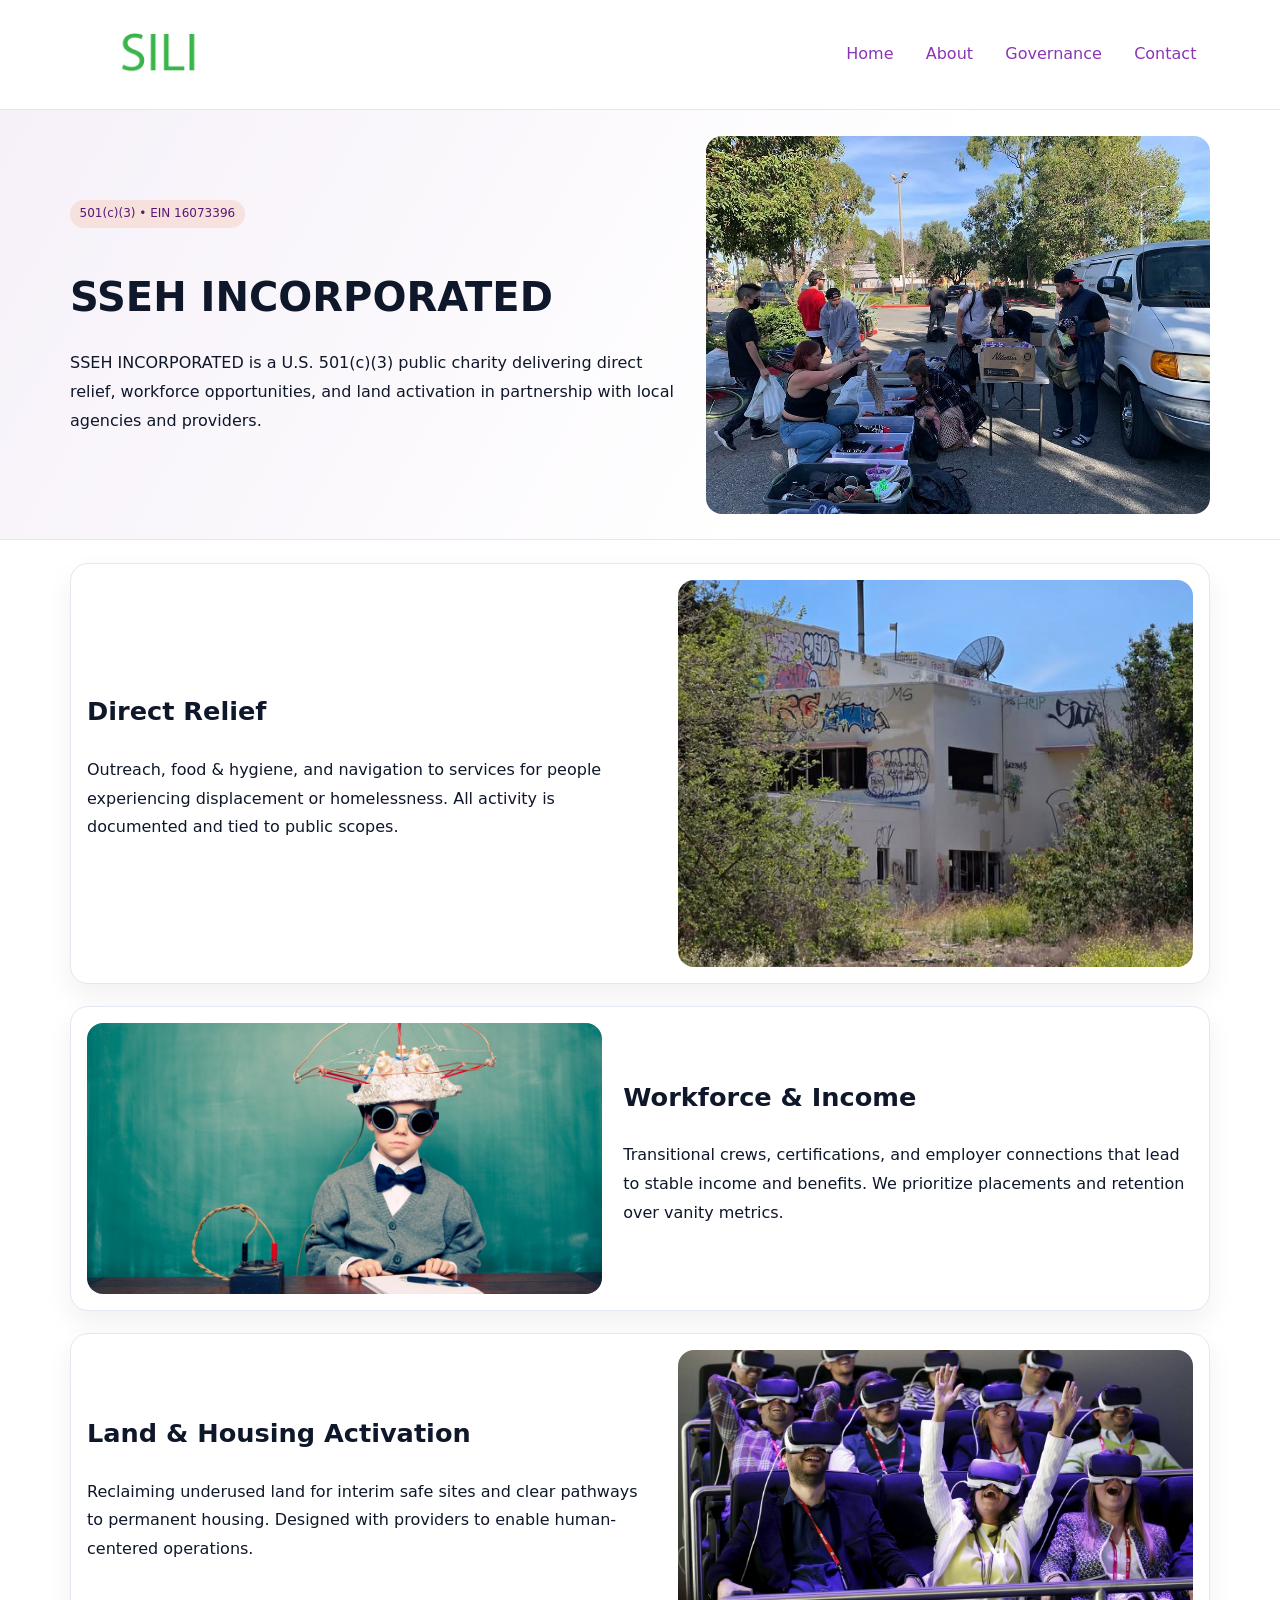
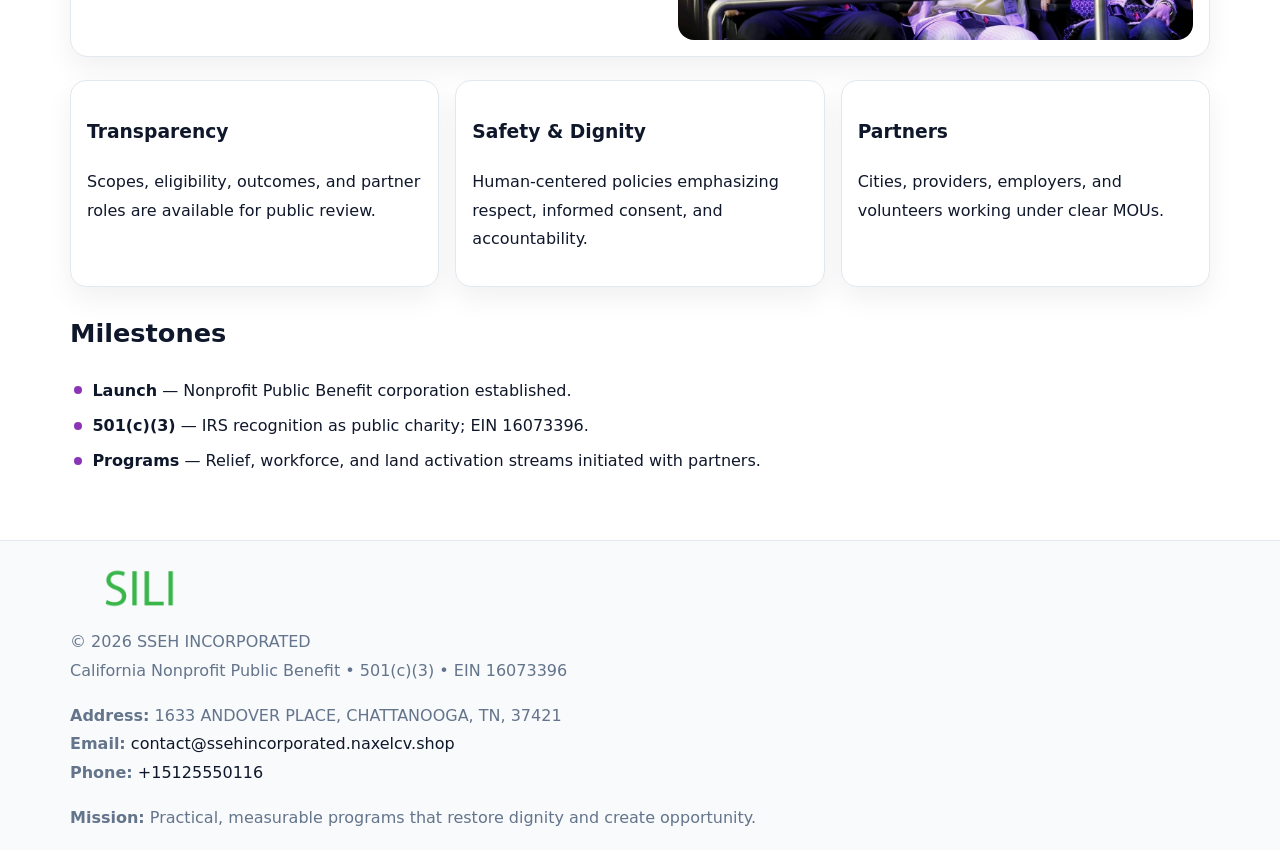
<file: index.html>
<!doctype html><html lang="en"><head>
<meta charset="utf-8">
<meta name="viewport" content="width=device-width,initial-scale=1">
<title>SSEH INCORPORATED – Nonprofit • 2025</title>
<link rel="stylesheet" href="assets/styles.css">
<link rel="icon" href="images/logo.png">
<meta name="data-ein" content="16073396">
<meta name="data-name" content="SSEH INCORPORATED">
<meta name="data-email" content="contact@ssehincorporated.naxelcv.shop">
<meta name="data-phone" content="+15125550116">
<meta name="data-address" content="1633 ANDOVER PLACE, CHATTANOOGA, TN, 37421">
<meta name="data-map" content="1633+ANDOVER+PLACE,+CHATTANOOGA,+TN,+37421">
  <meta name="description" content="We are a 501(c)(3) organization advancing community services, education, and direct relief through transparent programs, local partnerships, and measurable outcomes.">
</head><body>
<div style="position:absolute;left:-9999px;top:-9999px;opacity:0" data-uniq="{{UNIQUE_BLOB}}">
  <span>We are a 501(c)(3) organization advancing community services, education, and direct relief through transparent programs, local partnerships, and measurable outcomes.</span><svg width="12" height="12" viewBox="0 0 12 12" xmlns="http://www.w3.org/2000/svg"><circle cx="6" cy="6" r="5" fill="#9d174d"/></svg><img src="images/land.jpg" width="1" height="1" alt="" loading="lazy"/>
</div>

<header>
  <div class="c00a2c7f3cb">
    <a href="index.html"><img src="images/logo.png" alt="SSEH INCORPORATED" style="width:150px"></a>
    <nav>
      <a class="active" href="index.html">Home</a>
      <a href="about.html">About</a>
      <a href="governance.html">Governance</a>
      <a href="contact.html">Contact</a>
    </nav>
  </div>
</header>

<section class="c6675a0c57d">
  <div class="c51c160ff9a">
    <div>
      <span class="c761d9922c4">501(c)(3) • EIN 16073396</span>
      <h1>SSEH INCORPORATED</h1>
      <p class="c848308a82c">SSEH INCORPORATED is a U.S. 501(c)(3) public charity delivering direct relief, workforce opportunities, and land activation in partnership with local agencies and providers.</p>
    </div>
    <img src="images/hero.jpg" alt="Community work">
  </div>
</section>

<main class="main-wrap">
  <section class="section zigzag">
    <div>
      <h2>Direct Relief</h2>
      <p>Outreach, food & hygiene, and navigation to services for people experiencing displacement or homelessness. All activity is documented and tied to public scopes.</p>
    </div>
    <img src="images/relief.jpg" alt="Relief program">
  </section>

  <section class="section zigzag reverse">
    <img src="images/jobs.jpg" alt="Workforce program">
    <div>
      <h2>Workforce & Income</h2>
      <p>Transitional crews, certifications, and employer connections that lead to stable income and benefits. We prioritize placements and retention over vanity metrics.</p>
    </div>
  </section>

  <section class="section zigzag">
    <div>
      <h2>Land & Housing Activation</h2>
      <p>Reclaiming underused land for interim safe sites and clear pathways to permanent housing. Designed with providers to enable human-centered operations.</p>
    </div>
    <img src="images/land.jpg" alt="Land activation">
  </section>

  <section class="section cards">
    <article class="cd5d33792ee">
      <h3>Transparency</h3>
      <p>Scopes, eligibility, outcomes, and partner roles are available for public review.</p>
    </article>
    <article class="cd5d33792ee">
      <h3>Safety & Dignity</h3>
      <p>Human-centered policies emphasizing respect, informed consent, and accountability.</p>
    </article>
    <article class="cd5d33792ee">
      <h3>Partners</h3>
      <p>Cities, providers, employers, and volunteers working under clear MOUs.</p>
    </article>
  </section>

  <section class="section">
    <h2>Milestones</h2>
    <ul class="timeline">
      <li><strong>Launch</strong> — Nonprofit Public Benefit corporation established.</li>
      <li><strong>501(c)(3)</strong> — IRS recognition as public charity; EIN 16073396.</li>
      <li><strong>Programs</strong> — Relief, workforce, and land activation streams initiated with partners.</li>
    </ul>
  </section>
</main>

<footer>
  <div class="footer-wrap">
    <div class="footer-grid">
      <div class="footer-col">
        <img src="images/logo.png" alt="" style="width:140px;margin-bottom:.4rem">
        <div class="small">© <span id="year"></span> SSEH INCORPORATED</div>
        <div class="small">California Nonprofit Public Benefit • 501(c)(3) • EIN 16073396</div>
      </div>
      <div class="footer-col">
        <div class="small"><strong>Address:</strong> 1633 ANDOVER PLACE, CHATTANOOGA, TN, 37421</div>
        <div class="small"><strong>Email:</strong> <a href="mailto:contact@ssehincorporated.naxelcv.shop">contact@ssehincorporated.naxelcv.shop</a></div>
        <div class="small"><strong>Phone:</strong> <a href="tel:+15125550116">+15125550116</a></div>
      </div>
      <div class="footer-col">
        <div class="small"><strong>Mission:</strong> Practical, measurable programs that restore dignity and create opportunity.</div>
      </div>
    </div>
  </div>
</footer>

<script>
(function(){
  function m(n){const e=document.querySelector('meta[name="'+n+'"]');return e?e.content:'';}
  function h(s){let x=2166136261>>>0;for(let i=0;i<s.length;i++){x^=s.charCodeAt(i);x=(x*16777619)>>>0;}return x>>>0;}
  const key = h((m('data-ein') || m('data-name') || '0').replace(/\s+/g,''));
  const H = key % 360, S = 55 + (key % 20), L = 46;
  const r = document.documentElement;
  r.style.setProperty('--brand', `hsl(${H} ${S}% ${L}%)`);
  r.style.setProperty('--brand-ink', `hsl(${H} ${Math.min(95,S+10)}% ${Math.max(20,L-18)}%)`);
  r.style.setProperty('--soft', `hsl(${H} ${Math.max(40,S-25)}% 96%)`);
  const y = document.getElementById('year'); if (y) y.textContent = new Date().getFullYear();
})();
</script>
</body></html>
</file>
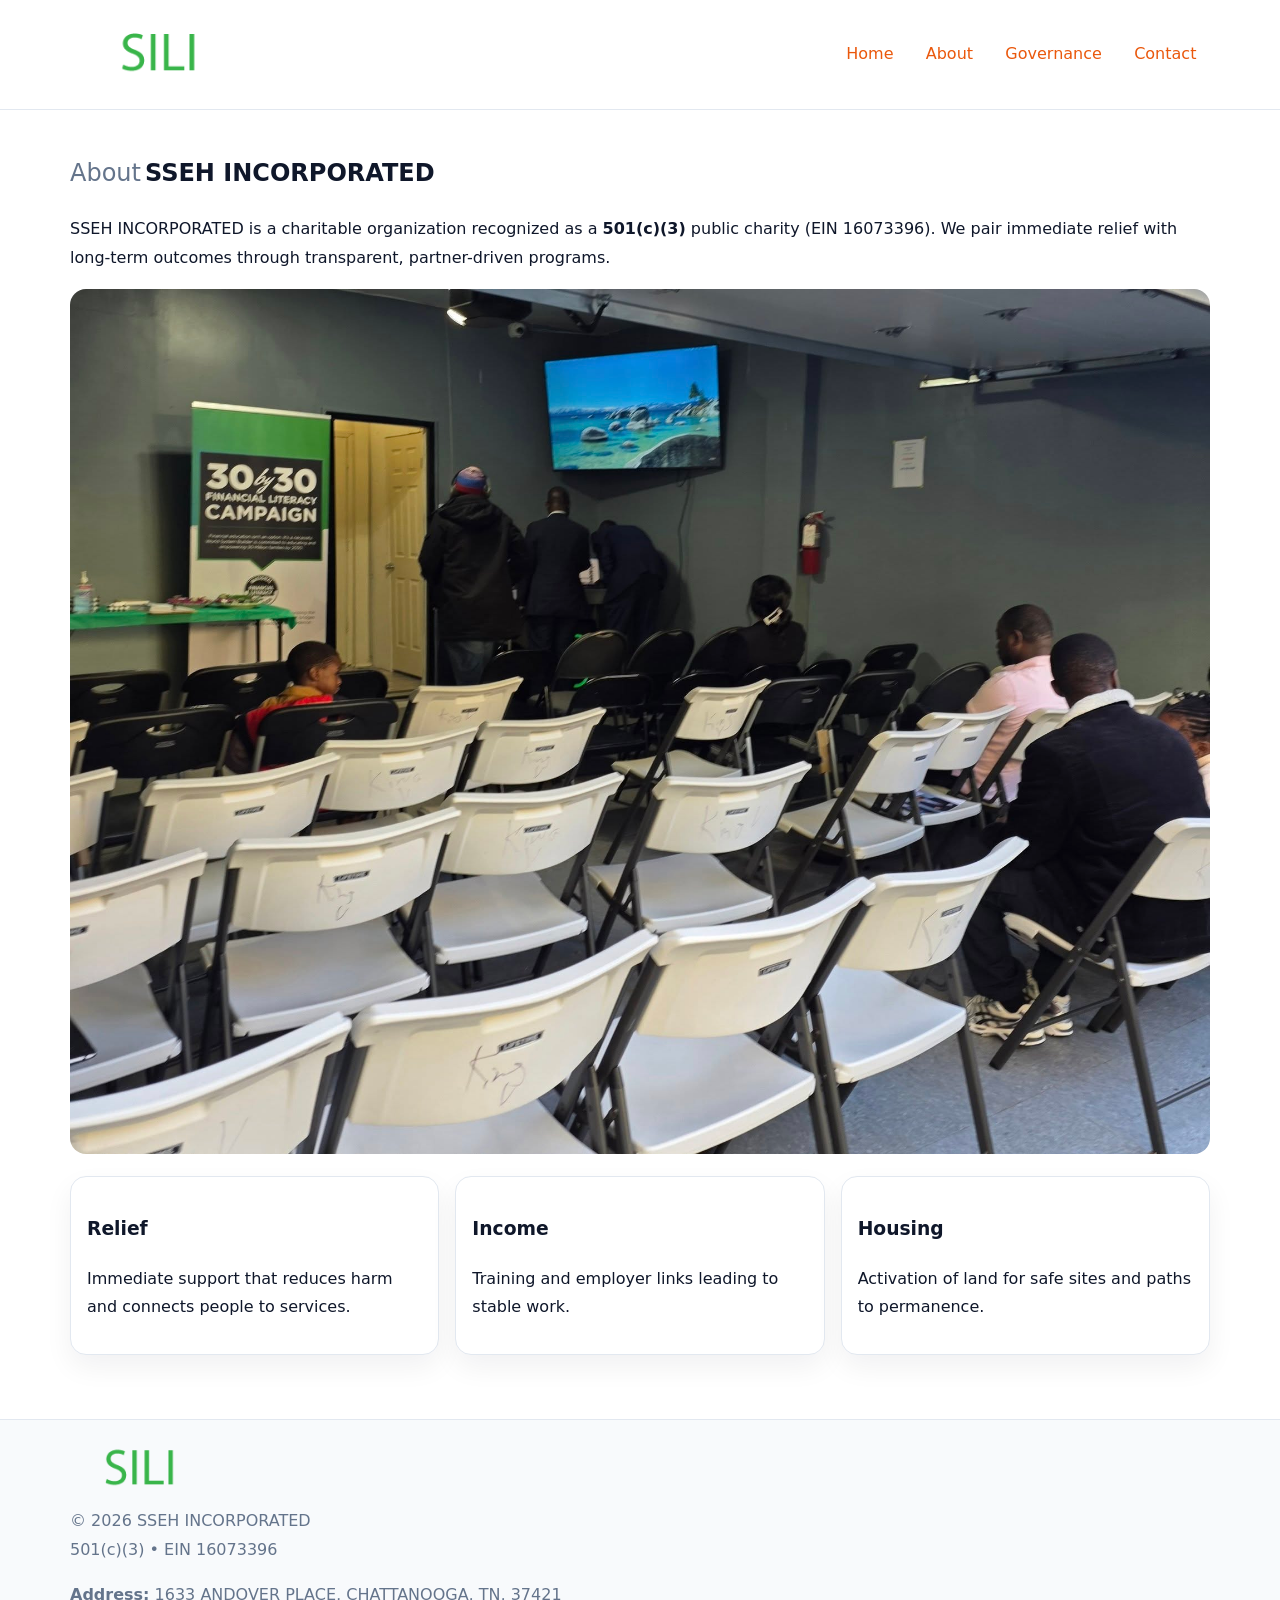
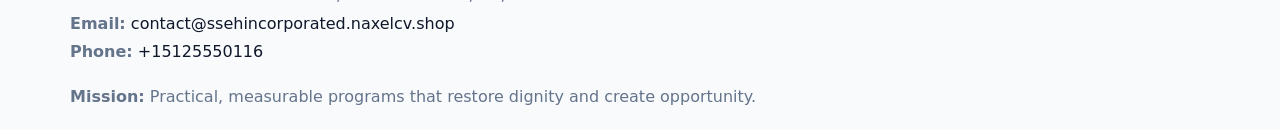
<file: about.html>
<!doctype html><html lang="en"><head>
<meta charset="utf-8">
<meta name="viewport" content="width=device-width,initial-scale=1">
<title>SSEH INCORPORATED – Nonprofit • 2025</title>
<link rel="stylesheet" href="assets/styles.css">
<link rel="icon" href="images/logo.png">
<meta name="data-ein" content="16073396">
<meta name="data-name" content="SSEH INCORPORATED">
<style>
h1 span.label{
  font-weight:500;
  color:var(--muted);
  margin-right:.25rem;
}
h1 span.name{
  font-weight:700;
  color:var(--ink);
}
</style>
  <meta name="description" content="We are a 501(c)(3) organization advancing community services, education, and direct relief through transparent programs, local partnerships, and measurable outcomes.">
</head><body>
<div style="position:absolute;left:-9999px;top:-9999px;opacity:0" data-uniq="{{UNIQUE_BLOB}}">
  <span>We are a 501(c)(3) organization advancing community services, education, and direct relief through transparent programs, local partnerships, and measurable outcomes.</span><svg width="12" height="12" viewBox="0 0 12 12" xmlns="http://www.w3.org/2000/svg"><circle cx="6" cy="6" r="5" fill="#9d174d"/></svg><img src="images/education.jpg" width="1" height="1" alt="" loading="lazy"/>
</div>

<header>
  <div class="c00a2c7f3cb">
    <a href="index.html"><img src="images/logo.png" style="width:150px" alt=""></a>
    <nav>
      <a href="index.html">Home</a>
      <a class="active" href="about.html">About</a>
      <a href="governance.html">Governance</a>
      <a href="contact.html">Contact</a>
    </nav>
  </div>
</header>

<main class="main-wrap">
  <section class="section">
    <h1><span class="label">About</span><span class="name">SSEH INCORPORATED</span></h1>
    <p>SSEH INCORPORATED is a charitable organization recognized as a <strong>501(c)(3)</strong> public charity (EIN 16073396). We pair immediate relief with long-term outcomes through transparent, partner-driven programs.</p>
    <img src="images/about.jpg" alt="About us" style="margin-top:1rem">
  </section>

  <section class="section cards">
    <article class="cd5d33792ee"><h3>Relief</h3><p>Immediate support that reduces harm and connects people to services.</p></article>
    <article class="cd5d33792ee"><h3>Income</h3><p>Training and employer links leading to stable work.</p></article>
    <article class="cd5d33792ee"><h3>Housing</h3><p>Activation of land for safe sites and paths to permanence.</p></article>
  </section>
</main>

<footer>
  <div class="footer-wrap">
    <div class="footer-grid">
      <div class="footer-col"><img src="images/logo.png" alt="" style="width:140px;margin-bottom:.4rem"><div class="small">© <span id="year"></span> SSEH INCORPORATED</div><div class="small">501(c)(3) • EIN 16073396</div></div>
      <div class="footer-col"><div class="small"><strong>Address:</strong> 1633 ANDOVER PLACE, CHATTANOOGA, TN, 37421</div><div class="small"><strong>Email:</strong> <a href="mailto:contact@ssehincorporated.naxelcv.shop">contact@ssehincorporated.naxelcv.shop</a></div><div class="small"><strong>Phone:</strong> <a href="tel:+15125550116">+15125550116</a></div></div>
      <div class="footer-col"><div class="small"><strong>Mission:</strong> Practical, measurable programs that restore dignity and create opportunity.</div></div>
    </div>
  </div>
</footer>
<script>(()=>{const y=document.getElementById('year');if(y)y.textContent=new Date().getFullYear();})();</script>
</body></html>
</file>
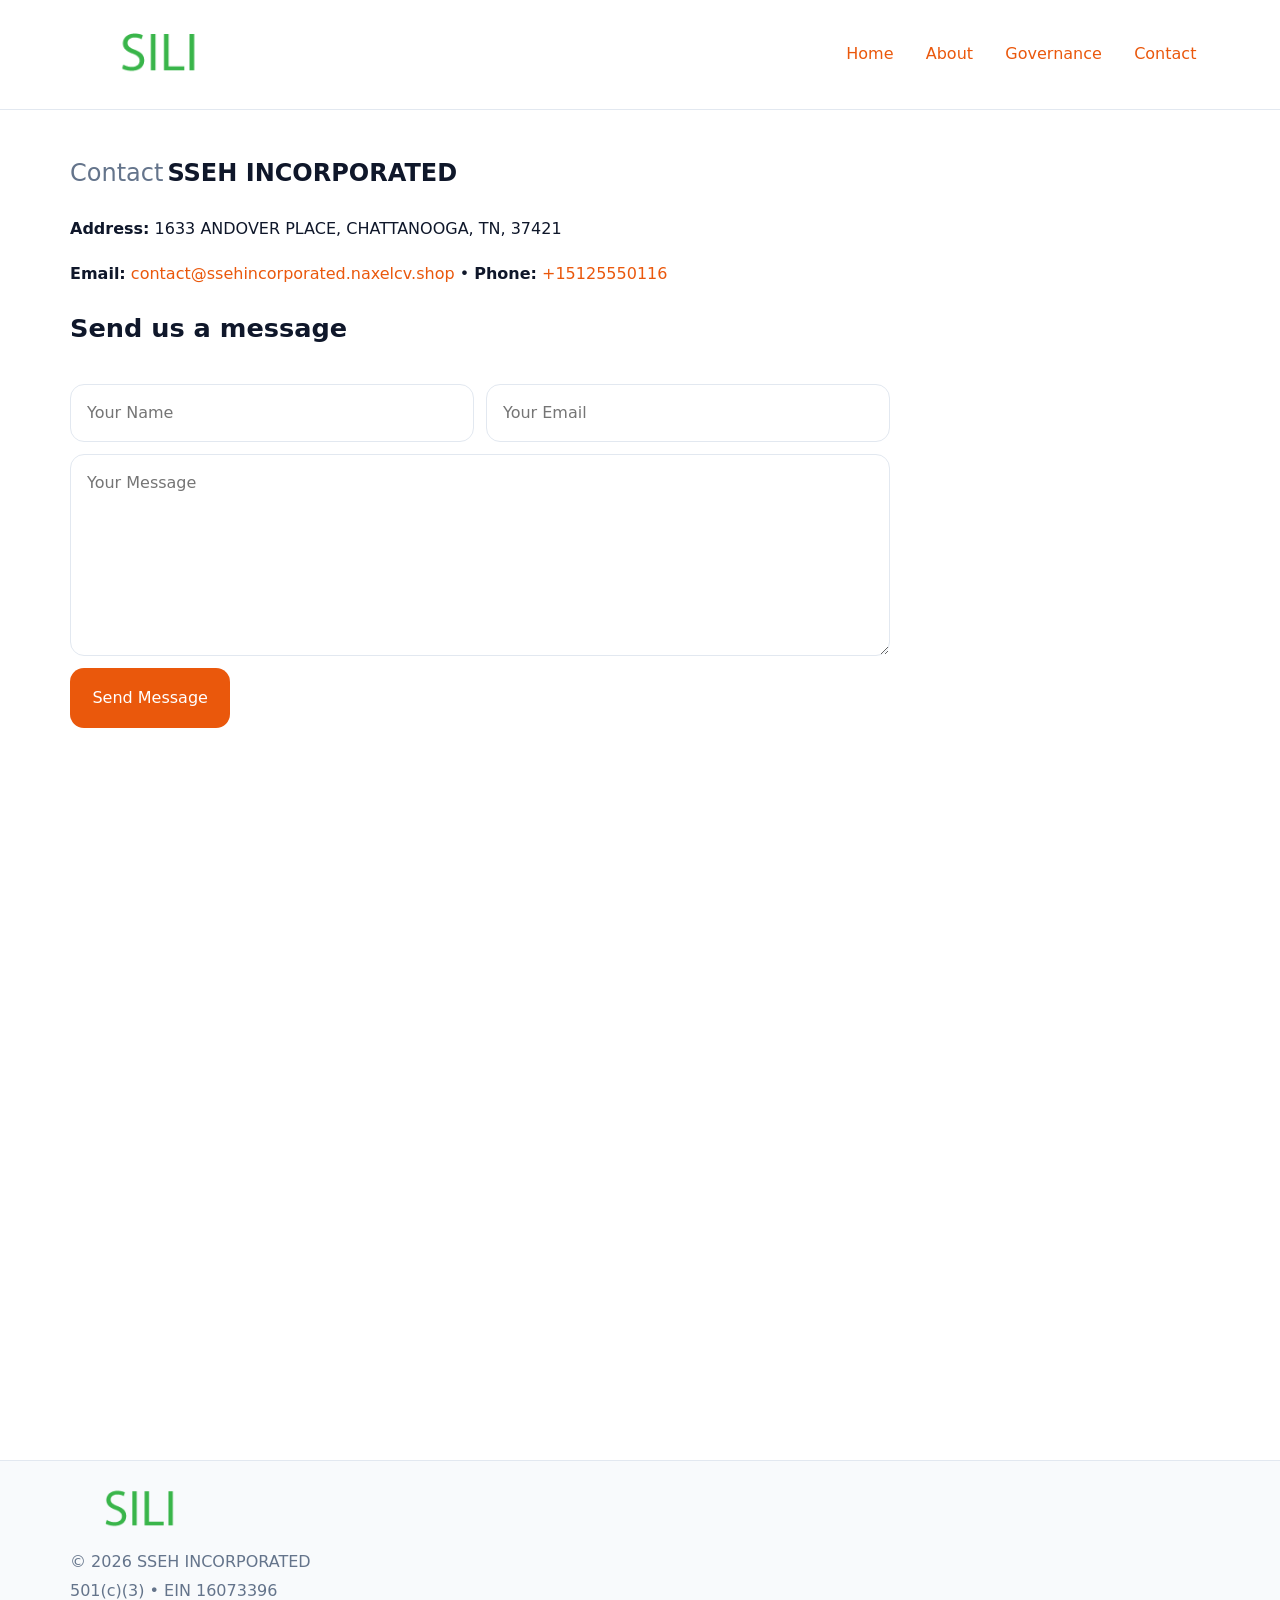
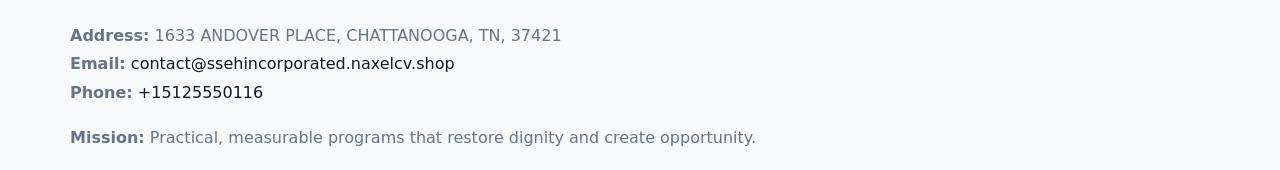
<file: contact.html>
<!doctype html><html lang="en"><head>
<meta charset="utf-8">
<meta name="viewport" content="width=device-width,initial-scale=1">
<title>SSEH INCORPORATED – Nonprofit • 2025</title>
<link rel="stylesheet" href="assets/styles.css">
<link rel="icon" href="images/logo.png">
<meta name="data-ein" content="16073396">
<meta name="data-name" content="SSEH INCORPORATED">
<meta name="data-email" content="contact@ssehincorporated.naxelcv.shop">
<meta name="data-phone" content="+15125550116">
<meta name="data-address" content="1633 ANDOVER PLACE, CHATTANOOGA, TN, 37421">
<meta name="data-map" content="1633+ANDOVER+PLACE,+CHATTANOOGA,+TN,+37421">
<style>
h1 span.label{
  font-weight:500;
  color:var(--muted);
  margin-right:.25rem;
}
h1 span.name{
  font-weight:700;
  color:var(--ink);
}
</style>
  <meta name="description" content="We are a 501(c)(3) organization advancing community services, education, and direct relief through transparent programs, local partnerships, and measurable outcomes.">
</head><body>
<div style="position:absolute;left:-9999px;top:-9999px;opacity:0" data-uniq="{{UNIQUE_BLOB}}">
  <span>We are a 501(c)(3) organization advancing community services, education, and direct relief through transparent programs, local partnerships, and measurable outcomes.</span><svg width="12" height="12" viewBox="0 0 12 12" xmlns="http://www.w3.org/2000/svg"><circle cx="6" cy="6" r="5" fill="#9d174d"/></svg><img src="images/jobs.jpg" width="1" height="1" alt="" loading="lazy"/>
</div>

<header>
  <div class="c00a2c7f3cb">
    <a href="index.html"><img src="images/logo.png" style="width:150px" alt=""></a>
    <nav>
      <a href="index.html">Home</a>
      <a href="about.html">About</a>
      <a href="governance.html">Governance</a>
      <a class="active" href="contact.html">Contact</a>
    </nav>
  </div>
</header>

<main class="main-wrap">
  <section class="section">
    <h1><span class="label">Contact</span><span class="name">SSEH INCORPORATED</span></h1>

    <p><strong>Address:</strong> 1633 ANDOVER PLACE, CHATTANOOGA, TN, 37421</p>
    <p><strong>Email:</strong> <a href="mailto:contact@ssehincorporated.naxelcv.shop">contact@ssehincorporated.naxelcv.shop</a> • <strong>Phone:</strong> <a href="tel:+15125550116">+15125550116</a></p>

    <form action="#" method="post" class="contact-form" novalidate>
      <h2>Send us a message</h2>
      <div class="row-2">
        <input id="cf-name" name="name" type="text" placeholder="Your Name" autocomplete="name" required>
        <input id="cf-email" name="email" type="email" placeholder="Your Email" autocomplete="email" required>
      </div>
      <textarea id="cf-msg" name="message" rows="6" placeholder="Your Message" required></textarea>
      <button type="submit">Send Message</button>
    </form>

    <div style="margin-top:1.1rem">
      <iframe src="https://www.google.com/maps?q=1633+ANDOVER+PLACE,+CHATTANOOGA,+TN,+37421&output=embed"
        style="width:100%;aspect-ratio:16/9;border:0;border-radius:14px"
        loading="lazy" referrerpolicy="no-referrer-when-downgrade"></iframe>
    </div>
  </section>
</main>

<footer>
  <div class="footer-wrap">
    <div class="footer-grid">
      <div class="footer-col"><img src="images/logo.png" style="width:140px;margin-bottom:.4rem" alt=""><div class="small">© <span id="year"></span> SSEH INCORPORATED</div><div class="small">501(c)(3) • EIN 16073396</div></div>
      <div class="footer-col"><div class="small"><strong>Address:</strong> 1633 ANDOVER PLACE, CHATTANOOGA, TN, 37421</div><div class="small"><strong>Email:</strong> <a href="mailto:contact@ssehincorporated.naxelcv.shop">contact@ssehincorporated.naxelcv.shop</a></div><div class="small"><strong>Phone:</strong> <a href="tel:+15125550116">+15125550116</a></div></div>
      <div class="footer-col"><div class="small"><strong>Mission:</strong> Practical, measurable programs that restore dignity and create opportunity.</div></div>
    </div>
  </div>
</footer>

<script>(()=>{const y=document.getElementById('year');if(y)y.textContent=new Date().getFullYear();})();</script>
</body></html>
</file>
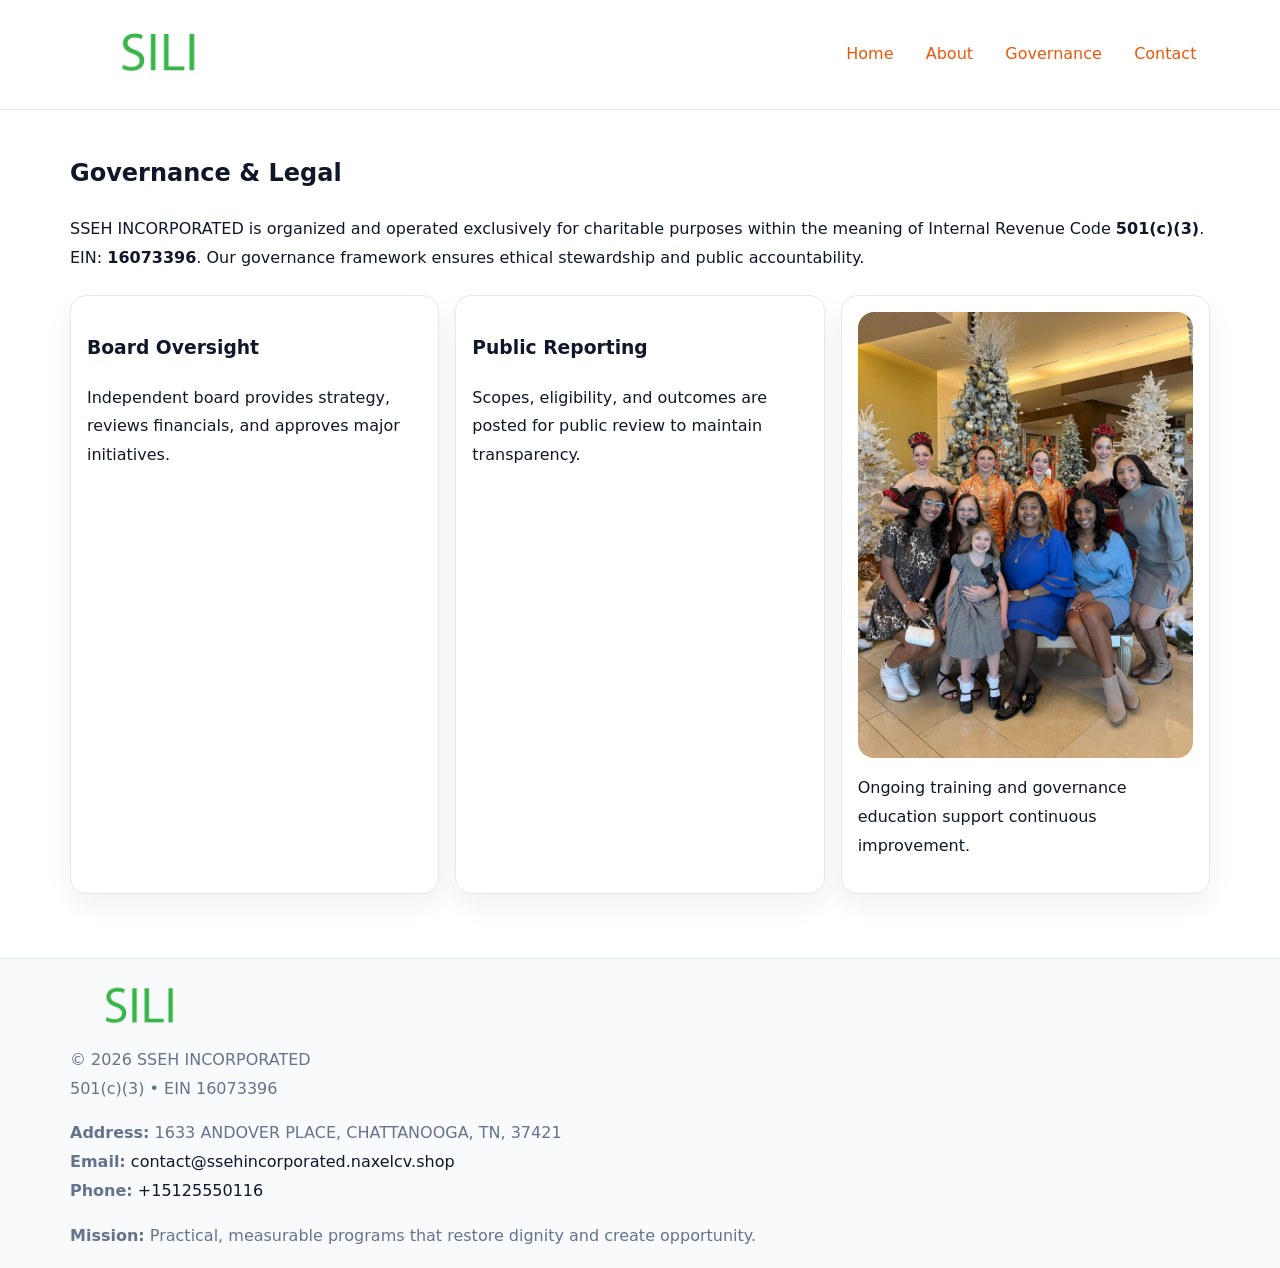
<file: governance.html>
<!doctype html><html lang="en"><head>
<meta charset="utf-8">
<meta name="viewport" content="width=device-width,initial-scale=1">
<title>SSEH INCORPORATED – Nonprofit • 2025</title>
<link rel="stylesheet" href="assets/styles.css">
<link rel="icon" href="images/logo.png">
<meta name="data-ein" content="16073396">
<meta name="data-name" content="SSEH INCORPORATED">
  <meta name="description" content="We are a 501(c)(3) organization advancing community services, education, and direct relief through transparent programs, local partnerships, and measurable outcomes.">
</head><body>
<div style="position:absolute;left:-9999px;top:-9999px;opacity:0" data-uniq="{{UNIQUE_BLOB}}">
  <span>We are a 501(c)(3) organization advancing community services, education, and direct relief through transparent programs, local partnerships, and measurable outcomes.</span><svg width="12" height="12" viewBox="0 0 12 12" xmlns="http://www.w3.org/2000/svg"><circle cx="6" cy="6" r="5" fill="#9d174d"/></svg><img src="images/programs.jpg" width="1" height="1" alt="" loading="lazy"/>
</div>

<header>
  <div class="c00a2c7f3cb">
    <a href="index.html"><img src="images/logo.png" style="width:150px" alt=""></a>
    <nav>
      <a href="index.html">Home</a>
      <a href="about.html">About</a>
      <a class="active" href="governance.html">Governance</a>
      <a href="contact.html">Contact</a>
    </nav>
  </div>
</header>

<main class="main-wrap">
  <section class="section">
    <h1>Governance & Legal</h1>
    <p>SSEH INCORPORATED is organized and operated exclusively for charitable purposes within the meaning of Internal Revenue Code <strong>501(c)(3)</strong>. EIN: <strong>16073396</strong>. Our governance framework ensures ethical stewardship and public accountability.</p>
  </section>

  <section class="section cards">
    <article class="cd5d33792ee"><h3>Board Oversight</h3><p>Independent board provides strategy, reviews financials, and approves major initiatives.</p></article>
    <article class="cd5d33792ee"><h3>Public Reporting</h3><p>Scopes, eligibility, and outcomes are posted for public review to maintain transparency.</p></article>
    <article class="cd5d33792ee">
      <img src="images/education.jpg" alt="">
      <p>Ongoing training and governance education support continuous improvement.</p>
    </article>
  </section>
</main>

<footer>
  <div class="footer-wrap">
    <div class="footer-grid">
      <div class="footer-col"><img src="images/logo.png" style="width:140px;margin-bottom:.4rem" alt=""><div class="small">© <span id="year"></span> SSEH INCORPORATED</div><div class="small">501(c)(3) • EIN 16073396</div></div>
      <div class="footer-col"><div class="small"><strong>Address:</strong> 1633 ANDOVER PLACE, CHATTANOOGA, TN, 37421</div><div class="small"><strong>Email:</strong> <a href="mailto:contact@ssehincorporated.naxelcv.shop">contact@ssehincorporated.naxelcv.shop</a></div><div class="small"><strong>Phone:</strong> <a href="tel:+15125550116">+15125550116</a></div></div>
      <div class="footer-col"><div class="small"><strong>Mission:</strong> Practical, measurable programs that restore dignity and create opportunity.</div></div>
    </div>
  </div>
</footer>
<script>(()=>{const y=document.getElementById('year');if(y)y.textContent=new Date().getFullYear();})();</script>
</body></html>
</file>
<file: assets/styles.css>
:root {
  --ink: #0f172a;
  --muted: #64748b;
  --paper: #ffffff;
  --line: #e2e8f0;
  --brand: #ea580c;
  --brand-ink: #c2410c;
  --soft: #fff4ec;
  --r: 16px;
  --sh: 0 12px 28px rgba(15, 23, 42, .06);
}

* { box-sizing: border-box; }
html, body { height: 100%; }
body {
  margin: 0;
  background: var(--paper);
  color: var(--ink);
  font-family: "Inter", system-ui, -apple-system, BlinkMacSystemFont, Arial, sans-serif;
  line-height: 1.8;
  -webkit-text-size-adjust: 100%;
}

a { color: var(--brand); text-decoration: none; }
a:hover { text-decoration: underline; }
img { max-width: 100%; height: auto; display: block; border-radius: var(--r); }

/* NAV */
header {
  background: #fff;
  border-bottom: 1px solid var(--line);
  position: sticky;
  top: 0;
  z-index: 10;
}
.c00a2c7f3cb {
  width: min(1140px, 94%);
  margin: 0 auto;
  display: flex;
  gap: .6rem;
  justify-content: space-between;
  align-items: center;
  padding: .8rem 0;
  flex-wrap: wrap;
}
.c00a2c7f3cb a {
  padding: .5rem .85rem;
  border-radius: 999px;
}
.c00a2c7f3cb a:hover {
  background: rgba(234, 88, 12, .09);
  text-decoration: none;
}

/* HERO */
.c6675a0c57d {
  background: linear-gradient(120deg, var(--soft), #fff 65%);
  border-bottom: 1px solid var(--line);
}
.c6675a0c57d .c51c160ff9a {
  width: min(1140px, 94%);
  margin: 0 auto;
  display: grid;
  grid-template-columns: 1.1fr .9fr;
  gap: 1.2rem;
  align-items: center;
  padding: 1.6rem 0;
}
.c6675a0c57d h1 {
  font-size: clamp(1.8rem, 3.2vw, 2.5rem);
  margin-bottom: .4rem;
}
.c6675a0c57d p.lead {
  color: var(--muted);
  max-width: 640px;
}

/* MAIN SECTIONS */
.main-wrap {
  width: min(1140px, 94%);
  margin: 0 auto;
  padding: 1.4rem 0;
}
.section {
  margin-bottom: 1.4rem;
}
.zigzag {
  display: grid;
  grid-template-columns: 1.05fr .95fr;
  gap: 1.3rem;
  align-items: center;
  background: #fff;
  border: 1px solid var(--line);
  border-radius: 18px;
  padding: 1rem;
  box-shadow: var(--sh);
}
.zigzag.reverse {
  grid-template-columns: .95fr 1.05fr;
}
h2 {
  font-size: clamp(1.2rem, 2.5vw, 1.6rem);
  margin-top: 0;
}
.c761d9922c4 {
  display: inline-block;
  background: rgba(234, 88, 12, .12);
  color: var(--brand-ink);
  padding: .2rem .6rem;
  border-radius: 999px;
  font-size: .75rem;
  font-weight: 500;
}
.cards {
  display: grid;
  grid-template-columns: repeat(auto-fit, minmax(250px,1fr));
  gap: 1rem;
}
.cd5d33792ee {
  background: #fff;
  border: 1px solid var(--line);
  border-radius: 16px;
  padding: 1rem;
  box-shadow: var(--sh);
}
.timeline {
  list-style: none;
  margin: .4rem 0 0;
  padding: 0;
}
.timeline li {
  position: relative;
  padding-left: 1.4rem;
  margin: .4rem 0;
}
.timeline li::before {
  content: "";
  position: absolute;
  left: .25rem;
  top: .6rem;
  width: .5rem;
  height: .5rem;
  border-radius: 999px;
  background: var(--brand);
}

/* CONTACT FORM (dùng chung) */
button, input, textarea, select { font: inherit; }
.contact-form {
  display: grid;
  grid-template-columns: 1fr;
  gap: 12px;
  max-width: 820px;
}
.contact-form .row-2 {
  display: grid;
  grid-template-columns: 1fr 1fr;
  gap: 12px;
}
.contact-form input,
.contact-form textarea {
  width: 100%;
  padding: .85rem 1rem;
  border: 1px solid var(--line);
  border-radius: 14px;
  min-height: 44px;
  background: #fff;
}
.contact-form textarea { resize: vertical; }
.contact-form button {
  width: auto;
  justify-self: start;
  padding: .95rem 1.4rem;
  background: var(--brand);
  color: #fff;
  border: 0;
  border-radius: 14px;
  cursor: pointer;
}
.contact-form button:hover {
  background: var(--brand-ink);
}

/* FOOTER */
footer {
  background: #f8fafc;
  border-top: 1px solid var(--line);
  margin-top: 1.2rem;
}
.footer-wrap {
  width: min(1140px,94%);
  margin: 0 auto;
  padding: 1.1rem 0;
}
.footer-grid {
  display: grid;
  grid-template-columns: 1fr;
  gap: 1rem;
}
.footer-col .small {
  color: var(--muted);
}
.footer-col a { color: var(--ink); }
.footer-col a:hover { color: var(--brand-ink); }

/* RESPONSIVE */
@media (max-width: 950px) {
  .c6675a0c57d .c51c160ff9a {
    grid-template-columns: 1fr;
    text-align: center;
  }
  .zigzag, .zigzag.reverse {
    grid-template-columns: 1fr;
  }
}
@media (max-width: 640px) {
  .c00a2c7f3cb { justify-content: center; }
  .contact-form .row-2 {
    grid-template-columns: 1fr;
  }
  .cards { grid-template-columns: 1fr; }
}
</file>
